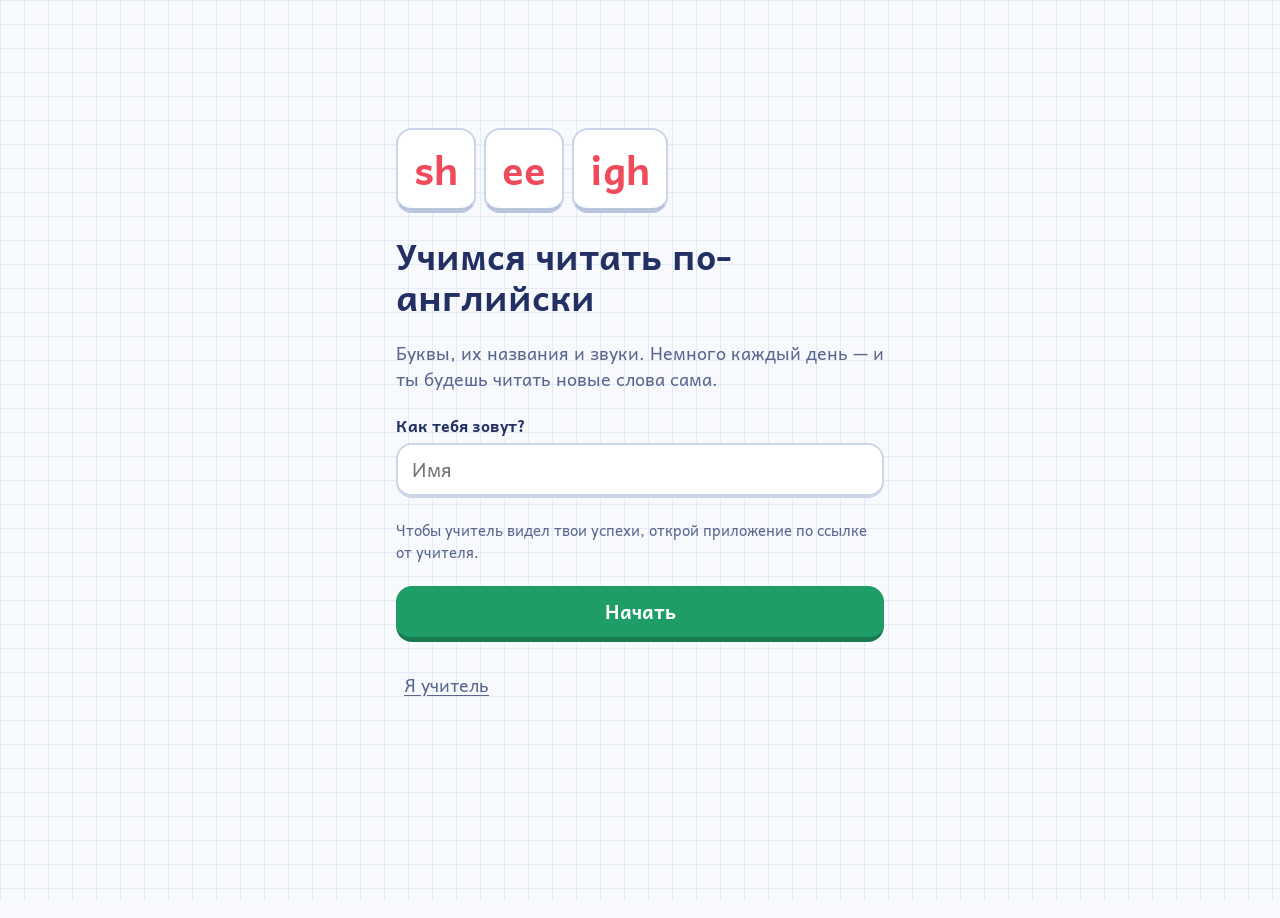
<file: index.html>
<!doctype html>
<html lang="ru">
<head>
  <meta charset="utf-8">
  <meta name="viewport" content="width=device-width, initial-scale=1, viewport-fit=cover">
  <title>Read It!</title>
  <meta name="description" content="Учим английские буквы, их названия и звуки">
  <meta name="theme-color" content="#f7f9fc" media="(prefers-color-scheme: light)">
  <meta name="theme-color" content="#151a2e" media="(prefers-color-scheme: dark)">
  <meta name="apple-mobile-web-app-capable" content="yes">
  <meta name="mobile-web-app-capable" content="yes">
  <meta name="apple-mobile-web-app-status-bar-style" content="default">
  <meta name="apple-mobile-web-app-title" content="Read It!">
  <link rel="manifest" href="manifest.webmanifest">
  <link rel="icon" href="icons/icon.svg" type="image/svg+xml">
  <link rel="apple-touch-icon" href="icons/icon-180.png">
  <link rel="preconnect" href="https://fonts.googleapis.com">
  <link rel="preconnect" href="https://fonts.gstatic.com" crossorigin>
  <link href="https://fonts.googleapis.com/css2?family=Andika:wght@400;700&display=swap" rel="stylesheet">
  <link rel="stylesheet" href="styles.css">
  <script src="config.js"></script>
</head>
<body>
  <main id="root" class="app" aria-live="polite"></main>
  <nav class="tabs hidden" id="tabs">
    <a href="#/" data-tab="home"><svg class="ic" viewBox="0 0 24 24" aria-hidden="true" fill="none" stroke="currentColor" stroke-width="2" stroke-linecap="round" stroke-linejoin="round"><path d="M9 4.5L3.5 6.5v13L9 17.5l6 2 5.5-2v-13L15 6.5z"/><path d="M9 4.5v13M15 6.5v13"/></svg>Уроки</a>
    <a href="#/dict" data-tab="dict"><svg class="ic" viewBox="0 0 24 24" aria-hidden="true" fill="none" stroke="currentColor" stroke-width="2" stroke-linecap="round" stroke-linejoin="round"><path d="M12 6.5C10 5 7 4.5 3.5 5v13c3.5-.5 6.5 0 8.5 1.5 2-1.5 5-2 8.5-1.5V5C17 4.5 14 5 12 6.5z"/><path d="M12 6.5v13"/></svg>Словарик</a>
    <a href="#/me" data-tab="me"><svg class="ic" viewBox="0 0 24 24" aria-hidden="true" fill="currentColor"><path d="M12 2.8l2.8 5.8 6.3.8-4.6 4.4 1.2 6.3L12 17l-5.7 3.1 1.2-6.3L2.9 9.4l6.3-.8z"/></svg>Мои успехи</a>
  </nav>
  <div class="toast" id="toast" role="status"></div>
  <script type="module" src="js/app.js"></script>
</body>
</html>
</file>
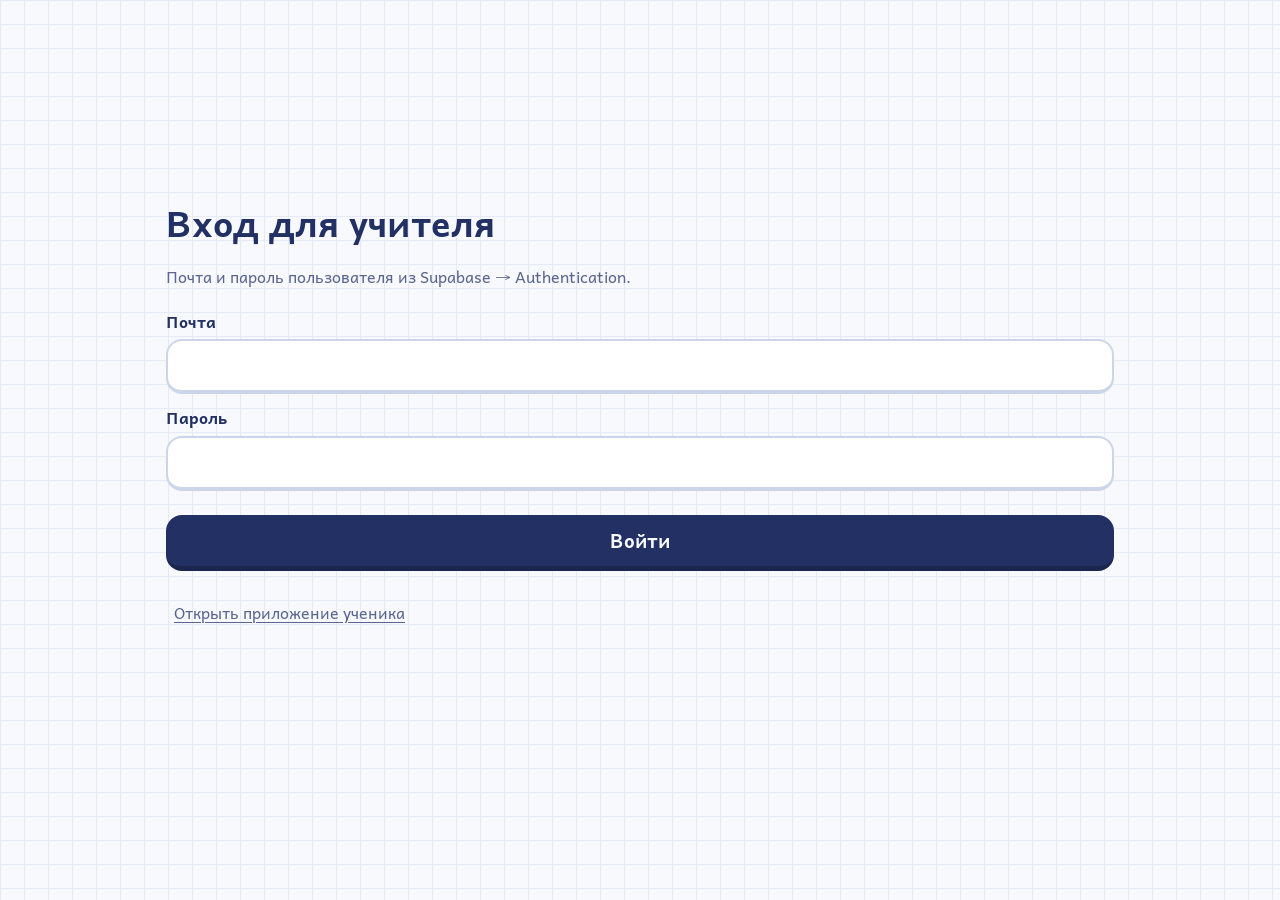
<file: admin.html>
<!doctype html>
<html lang="ru">
<head>
  <meta charset="utf-8">
  <meta name="viewport" content="width=device-width, initial-scale=1, viewport-fit=cover">
  <title>Read It! Учитель</title>
  <meta name="robots" content="noindex">
  <meta name="apple-mobile-web-app-capable" content="yes">
  <meta name="apple-mobile-web-app-title" content="Учитель">
  <link rel="icon" href="icons/icon.svg" type="image/svg+xml">
  <link rel="apple-touch-icon" href="icons/icon-180.png">
  <link rel="preconnect" href="https://fonts.googleapis.com">
  <link rel="preconnect" href="https://fonts.gstatic.com" crossorigin>
  <link href="https://fonts.googleapis.com/css2?family=Andika:wght@400;700&display=swap" rel="stylesheet">
  <link rel="stylesheet" href="styles.css">
  <style>
    body { font-size: 16px; }
    .admin { max-width: 980px; padding-bottom: 48px; }
    .admin .top h1 { font-size: 26px; }
    .grid { display: grid; gap: 14px; grid-template-columns: repeat(auto-fill, minmax(280px, 1fr)); }
    .card { background: var(--tile); border: 2px solid var(--line); border-bottom: 5px solid var(--tile-edge); border-radius: var(--r-sheet); padding: 16px; display: grid; gap: 8px; text-align: left; width: 100%; }
    button.card:active { transform: translateY(3px); border-bottom-width: 2px; margin-bottom: 3px; }
    .card h3 { font-size: 20px; }
    .kv { display: flex; flex-wrap: wrap; gap: 6px 14px; font-size: 15px; color: var(--ink-soft); }
    .kv b { color: var(--ink); }
    .pill { display: inline-block; padding: 2px 10px; border-radius: 99px; font-size: 13px; font-weight: 700; border: 2px solid var(--line); }
    .pill.ok { color: var(--leaf); border-color: var(--leaf); background: var(--leaf-soft); }
    .pill.wait { color: #b26a00; border-color: var(--sun); background: var(--sun-soft); }
    .pill.late { color: var(--coral); border-color: var(--coral); background: var(--coral-soft); }
    .pill.idle { color: var(--ink-soft); }
    table { width: 100%; border-collapse: collapse; font-size: 15px; }
    th, td { text-align: left; padding: 8px 6px; border-bottom: 1px solid var(--line); vertical-align: top; }
    th { font-size: 13px; color: var(--ink-soft); font-weight: 700; }
    .scroll { overflow-x: auto; }
    .acc { display: grid; grid-template-columns: 64px 1fr 56px; gap: 10px; align-items: center; font-size: 15px; }
    .acc .bar { height: 10px; border-radius: 99px; background: var(--mist); overflow: hidden; margin: 0; }
    .acc .bar i { display: block; height: 100%; border-radius: 99px; }
    .acc b { color: var(--coral); font-size: 18px; }
    .two { display: grid; gap: 14px; grid-template-columns: 1fr; }
    @media (min-width: 820px) { .two { grid-template-columns: 1fr 1fr; } }
    .form { display: grid; gap: 10px; grid-template-columns: 1fr 1fr; }
    .form .field.wide { grid-column: 1 / -1; }
    .form .field input, .form .field select { font-size: 16px; min-height: 46px; }
    .linkbox { display: flex; gap: 8px; align-items: center; }
    .linkbox input { flex: 1; min-width: 0; font-size: 14px; padding: 10px; border: 2px solid var(--line); border-radius: 12px; background: var(--paper); }
    .linkbox .btn { width: auto; min-height: 44px; font-size: 15px; padding: 8px 14px; }
    .small-btn { width: auto; min-height: 40px; font-size: 15px; padding: 6px 14px; border-bottom-width: 3px; }
    .back { margin-bottom: 8px; }
    .feed-mist { color: var(--ink-soft); font-size: 13px; }
    .demo { background: var(--sun-soft); border: 2px dashed var(--sun); border-radius: 16px; padding: 12px 14px; font-size: 15px; margin-bottom: 14px; }
  </style>
  <script src="config.js"></script>
</head>
<body>
  <main id="root" class="app admin"></main>
  <div class="toast" id="toast" role="status"></div>
  <script type="module" src="js/admin.js"></script>
</body>
</html>
</file>
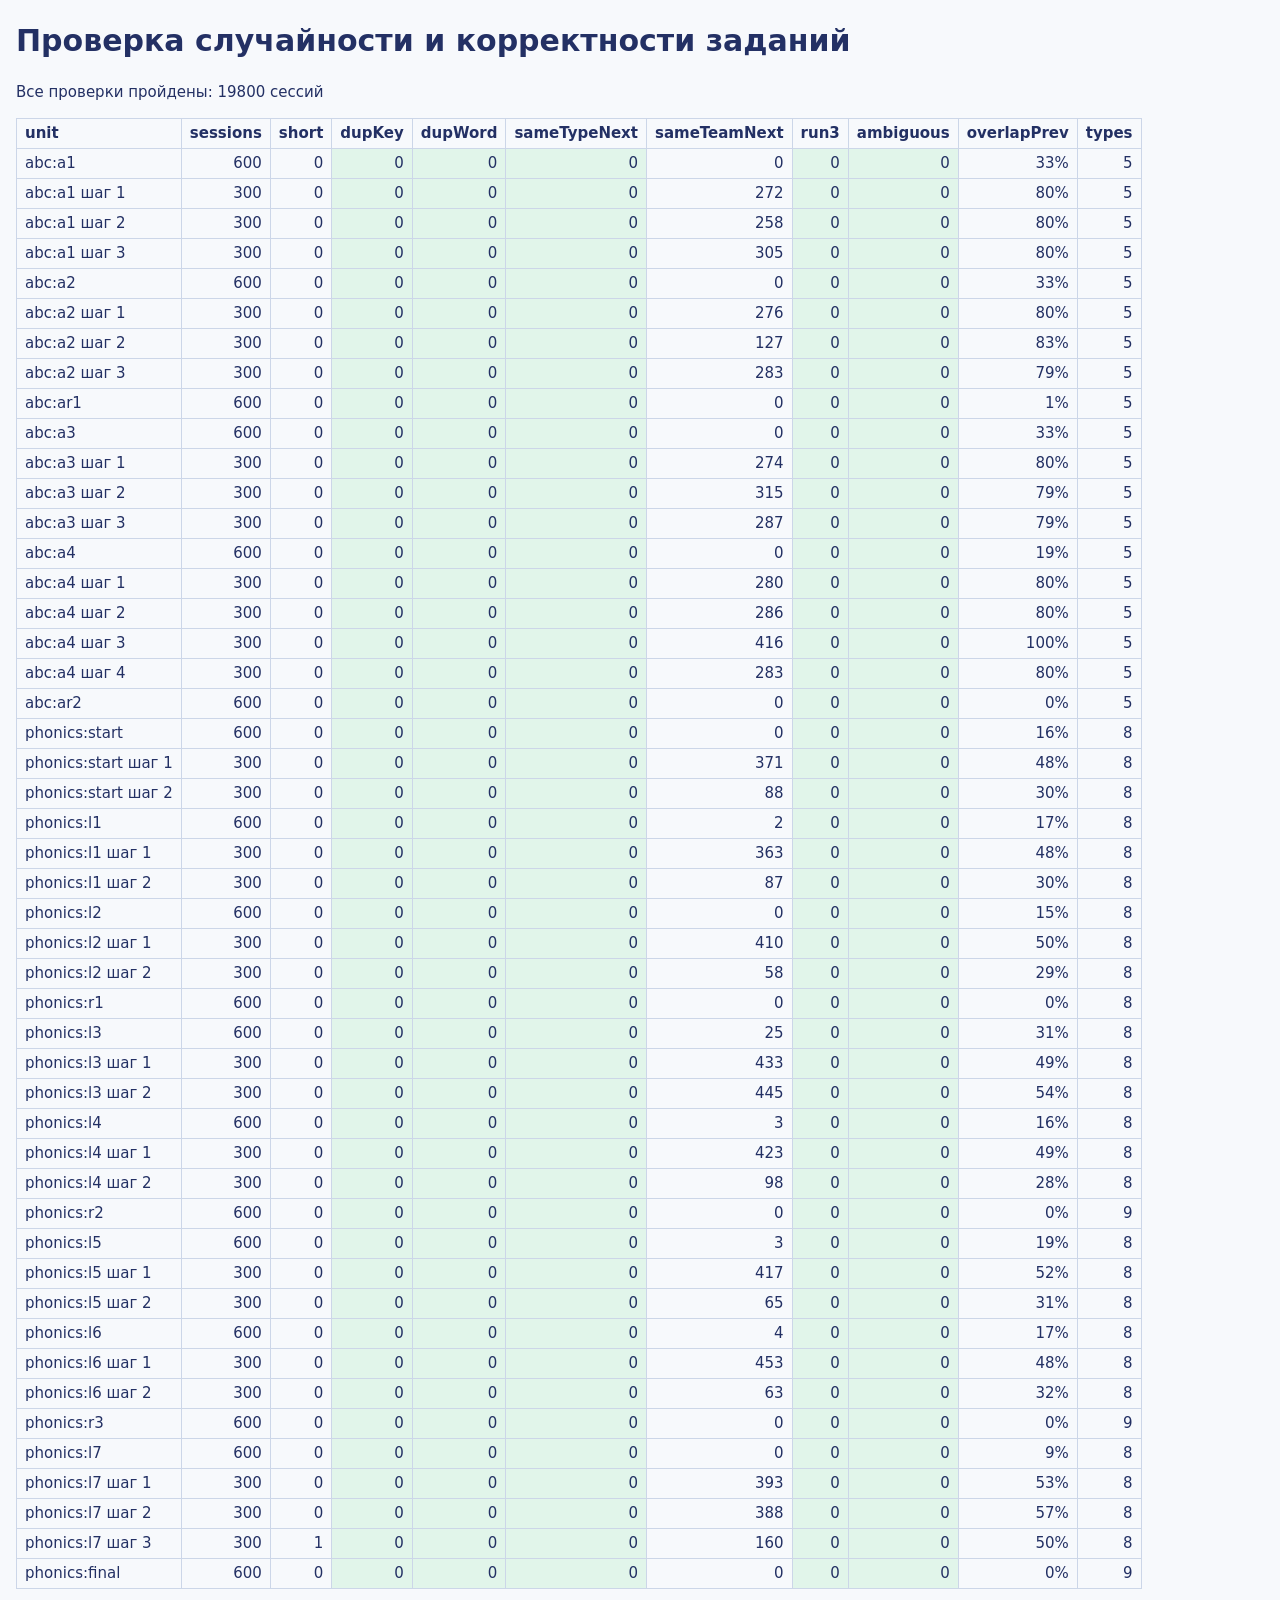
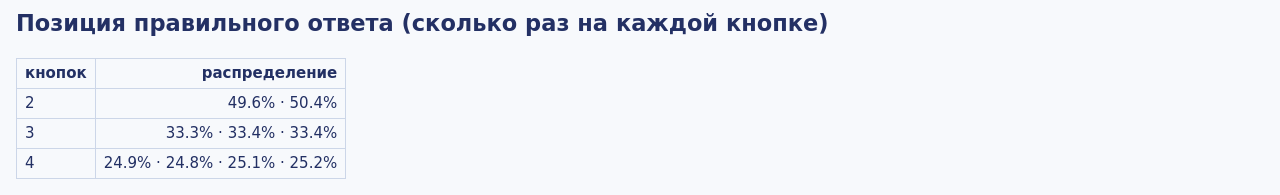
<file: tests/random-check.html>
<!doctype html>
<html lang="ru">
<head>
  <meta charset="utf-8">
  <meta name="viewport" content="width=device-width, initial-scale=1">
  <title>Проверка заданий</title>
  <style>
    body { font: 15px/1.4 system-ui, sans-serif; margin: 16px; color: #233064; background: #f7f9fc; }
    table { border-collapse: collapse; margin: 12px 0; }
    td, th { border: 1px solid #ccd6e8; padding: 4px 8px; text-align: right; }
    th:first-child, td:first-child { text-align: left; }
    .bad { background: #fde7e9; } .ok { background: #e1f5ea; }
  </style>
</head>
<body>
  <h1>Проверка случайности и корректности заданий</h1>
  <p id="sum">Считаю…</p>
  <div id="out"></div>
  <script type="module">
    const bust = '?t=' + Date.now(); // always test the current files, not a cached copy
    const { loadCourse, poolFor, packTeams } = await import('../js/data.js' + bust);
    const { buildSession } = await import('../js/engine.js' + bust);

    const RUNS = 300;
    const course = await loadCourse('../topics/');
    const rows = [];
    const problems = [];
    const pos = {};
    const has = (t, w) => t.re.test(w.toLowerCase());

    // Whole units, plus every 5-minute step (2–3 rules, 8 exercises) as the app runs them.
    const targets = course.units.flatMap((unit) => [
      { unit, id: unit.id, focus: unit.teams, step: null },
      ...(unit.steps || []).map((ids, i) => ({ unit, id: `${unit.id} шаг ${i + 1}`, focus: ids, step: i })),
    ]);
    for (const { unit, id, focus: ids, step } of targets) {
      const focus = ids.map((x) => course.teams.get(x));
      let pool = [poolFor(course, unit, step), poolFor(course, unit)].find((p) => p.length >= 5) || packTeams(course, unit.pack);
      const r = { unit: id, sessions: 0, short: 0, dupKey: 0, dupWord: 0, sameTypeNext: 0, sameTeamNext: 0, run3: 0, ambiguous: 0, overlapPrev: 0, types: new Set() };
      let recent = [];
      for (const mode of ['practice', 'test']) {
        if (step != null && mode === 'test') continue;
        const count = step != null ? 8 : mode === 'test' ? (unit.final ? 24 : unit.review ? 18 : 14) : 10;
        for (let i = 0; i < RUNS; i++) {
          const qs = buildSession({ focus, pool, count, recent, canSay: false });
          r.sessions++;
          if (qs.length < count) r.short++;
          const keys = qs.map((q) => q.key);
          if (new Set(keys).size !== keys.length) r.dupKey++;
          const words = qs.map((q) => q.word?.toLowerCase()).filter(Boolean);
          if (new Set(words).size !== words.length) r.dupWord++;
          const prevKeys = new Set(recent.slice(0, count));
          r.overlapPrev += keys.filter((k) => prevKeys.has(k)).length / keys.length;
          recent = [...keys, ...recent].slice(0, 40);
          const ans = {}; // per layout (number of buttons)
          qs.forEach((q, j) => {
            r.types.add(q.type);
            const p = qs[j - 1];
            if (p && p.type === q.type) r.sameTypeNext++;
            if (p && focus.length > 1 && p.team === q.team) r.sameTeamNext++;
            if (q.options) {
              const k = q.options.length;
              const at = q.options.findIndex((o) => o.id === q.answer);
              (pos[k] ||= Array(k).fill(0))[at]++;
              const h = (ans[k] ||= []);
              h.push(at);
              if (h.length >= 3 && h.slice(-3).every((x) => x === at)) r.run3++;
              // Exactly one right answer: for rule options, distractor rules must not occur in the word.
              const target = course.teams.get(q.team);
              if (['findSound', 'listen', 'missing'].includes(q.type)) {
                const bad = q.options.filter((o) => o.id !== q.answer).some((o) => has(course.teams.get(o.id), q.word));
                if (bad || !has(target, q.word)) { r.ambiguous++; problems.push(`${q.type} ${q.word}: ${q.options.map((o) => o.text).join(', ')}`); }
              }
              if (q.type === 'teamWord') {
                const wrong = q.options.filter((o) => o.id !== q.answer).some((o) => has(target, o.text));
                if (wrong) { r.ambiguous++; problems.push(`teamWord ${target.label}: ${q.options.map((o) => o.text).join(', ')}`); }
              }
              if (q.type === 'spell' || q.type === 'hearPick') {
                const same = q.options.filter((o) => o.text.toLowerCase() === q.word.toLowerCase()).length;
                if (same !== 1) { r.ambiguous++; problems.push(`${q.type} ${q.word}: ${q.options.map((o) => o.text).join(', ')}`); }
              }
              if (q.type === 'firstSound') {
                const bad = q.options.filter((o) => o.id !== q.answer).some((o) => has(course.teams.get(o.id), q.word));
                if (bad) { r.ambiguous++; problems.push(`firstSound ${q.word}: ${q.options.map((o) => o.text).join(', ')}`); }
              }
            }
          });
        }
      }
      r.overlapPrev = Math.round((r.overlapPrev / r.sessions) * 100) + '%';
      r.types = r.types.size;
      rows.push(r);
    }

    const cols = ['unit', 'sessions', 'short', 'dupKey', 'dupWord', 'sameTypeNext', 'sameTeamNext', 'run3', 'ambiguous', 'overlapPrev', 'types'];
    const must0 = ['dupKey', 'dupWord', 'sameTypeNext', 'run3', 'ambiguous'];
    let fails = 0;
    const html = `<table><tr>${cols.map((c) => `<th>${c}</th>`).join('')}</tr>${rows.map((r) => `<tr>${cols.map((c) => {
      const bad = must0.includes(c) && r[c] > 0; if (bad) fails++;
      return `<td class="${must0.includes(c) ? (bad ? 'bad' : 'ok') : ''}">${r[c]}</td>`;
    }).join('')}</tr>`).join('')}</table>
    <h2>Позиция правильного ответа (сколько раз на каждой кнопке)</h2>
    <table><tr><th>кнопок</th><th>распределение</th></tr>${Object.entries(pos).map(([k, v]) => `<tr><td>${k}</td><td>${v.map((x) => (100 * x / v.reduce((a, b) => a + b, 0)).toFixed(1) + '%').join(' · ')}</td></tr>`).join('')}</table>
    ${problems.length ? `<h2>Проблемы</h2><pre>${[...new Set(problems)].slice(0, 40).join('\n')}</pre>` : ''}`;
    document.getElementById('out').innerHTML = html;
    document.getElementById('sum').textContent = fails ? `Есть нарушения: ${fails}` : `Все проверки пройдены: ${rows.reduce((s, r) => s + r.sessions, 0)} сессий`;
    window.RESULT = { fails, rows, pos, problems: [...new Set(problems)] };
  </script>
</body>
</html>
</file>
<file: styles.css>
/* Read It! — exercise-book paper, school ink, and letter tiles you can press. */

:root {
  --paper: #f7f9fc;
  --grid: #e4ebf6;
  --ink: #233064;
  --ink-soft: #5b668f;
  --line: #ccd6e8;
  --tile: #ffffff;
  --tile-edge: #b9c5dc;
  --mist: #edf1f9;
  --coral: #ef4b5a;
  --coral-soft: #fde7e9;
  --leaf: #1f9d66;
  --leaf-soft: #e1f5ea;
  --sun: #ffad1f;
  --sun-soft: #fff3da;
  --shadow: 0 1px 0 rgba(35, 48, 100, 0.06);
  --r-tile: 16px;
  --r-sheet: 24px;
  --font: 'Andika', 'Trebuchet MS', system-ui, sans-serif;
  color-scheme: light;
}

@media (prefers-color-scheme: dark) {
  :root:not([data-theme='light']) {
    --paper: #151a2e; --grid: #1d2440; --ink: #e8ecfa; --ink-soft: #a3acd0; --line: #313b62;
    --tile: #212945; --tile-edge: #0d1124; --mist: #1b2240; --coral: #ff6b78; --coral-soft: #3a2033;
    --leaf: #3cc489; --leaf-soft: #17352b; --sun: #ffbd4a; --sun-soft: #3a311c; color-scheme: dark;
  }
}
:root[data-theme='dark'] {
  --paper: #151a2e; --grid: #1d2440; --ink: #e8ecfa; --ink-soft: #a3acd0; --line: #313b62;
  --tile: #212945; --tile-edge: #0d1124; --mist: #1b2240; --coral: #ff6b78; --coral-soft: #3a2033;
  --leaf: #3cc489; --leaf-soft: #17352b; --sun: #ffbd4a; --sun-soft: #3a311c; color-scheme: dark;
}

* { box-sizing: border-box; }
html { -webkit-text-size-adjust: 100%; }
body {
  margin: 0;
  font-family: var(--font);
  font-size: 18px;
  line-height: 1.45;
  color: var(--ink);
  background-color: var(--paper);
  background-image:
    linear-gradient(var(--grid) 1px, transparent 1px),
    linear-gradient(90deg, var(--grid) 1px, transparent 1px);
  background-size: 24px 24px;
  background-attachment: fixed;
  min-height: 100dvh;
  -webkit-tap-highlight-color: transparent;
  overscroll-behavior-y: none;
}
button, input, select, textarea { font: inherit; color: inherit; }
button { cursor: pointer; }
:focus-visible { outline: 3px solid var(--sun); outline-offset: 3px; border-radius: 10px; }
h1, h2, h3 { line-height: 1.15; margin: 0; font-weight: 700; }
p { margin: 0; }
.muted { color: var(--ink-soft); }
.hidden { display: none !important; }
.sr { position: absolute; width: 1px; height: 1px; overflow: hidden; clip: rect(0 0 0 0); }

.app {
  max-width: 520px;
  margin: 0 auto;
  padding: calc(env(safe-area-inset-top) + 12px) 16px calc(env(safe-area-inset-bottom) + 96px);
}

/* ---------- the tile: the one bold thing ---------- */

.tile {
  --edge: var(--tile-edge);
  display: inline-flex; align-items: center; justify-content: center; gap: 8px;
  background: var(--tile);
  border: 2px solid var(--line);
  border-bottom-width: 5px;
  border-bottom-color: var(--edge);
  border-radius: var(--r-tile);
  padding: 12px 18px;
  font-weight: 700;
  transition: transform 0.08s ease, border-bottom-width 0.08s ease;
  user-select: none;
  -webkit-user-select: none;
}
button.tile:active:not(:disabled), .tile.is-pressed { transform: translateY(3px); border-bottom-width: 2px; margin-bottom: 3px; }
.tile:disabled { cursor: default; }
.tile.team { color: var(--coral); }
.tile.is-right { background: var(--leaf-soft); border-color: var(--leaf); --edge: var(--leaf); color: var(--leaf); }
.tile.is-wrong { background: var(--coral-soft); border-color: var(--coral); --edge: var(--coral); color: var(--coral); animation: nope 0.32s; }
.tile.is-faded { opacity: 0.45; }
@keyframes nope { 25% { transform: translateX(-6px); } 75% { transform: translateX(6px); } }

.btn {
  display: flex; width: 100%; align-items: center; justify-content: center; gap: 10px;
  min-height: 56px; padding: 12px 20px;
  border: 0; border-radius: var(--r-tile);
  border-bottom: 5px solid rgba(0, 0, 0, 0.22);
  background: var(--ink); color: var(--paper);
  font-size: 19px; font-weight: 700;
}
.btn:active:not(:disabled) { transform: translateY(3px); border-bottom-width: 2px; margin-bottom: 3px; }
.btn.go { background: var(--leaf); color: #fff; }
.btn.warm { background: var(--coral); color: #fff; }
.btn.quiet { background: var(--tile); color: var(--ink); border: 2px solid var(--line); border-bottom: 5px solid var(--tile-edge); }
.btn:disabled { opacity: 0.4; }
.link { background: none; border: 0; padding: 8px; color: var(--ink-soft); text-decoration: underline; text-underline-offset: 3px; }

/* ---------- top bar ---------- */

.top { display: flex; align-items: center; gap: 10px; margin-bottom: 20px; }
.hello { flex: 1; min-width: 0; }
.hello h1 { font-size: 26px; }
.hello p { font-size: 15px; }
.chip {
  display: inline-flex; align-items: center; gap: 6px;
  padding: 6px 12px; border-radius: 999px;
  background: var(--tile); border: 2px solid var(--line);
  font-weight: 700; font-size: 17px; white-space: nowrap;
}
.chip.flame { color: #c26a00; background: var(--sun-soft); border-color: var(--sun); }
.chip.flame.cold { color: var(--ink-soft); background: var(--tile); border-color: var(--line); filter: grayscale(1); }
.chip.xp { color: var(--ink); }

/* ---------- home ---------- */

.today {
  display: grid; grid-template-columns: auto 1fr; gap: 14px; align-items: center;
  background: var(--tile); border: 2px solid var(--line); border-radius: var(--r-sheet);
  padding: 16px; margin-bottom: 14px;
}
.ring { width: 64px; height: 64px; }
.ring circle { fill: none; stroke-width: 7; }
.ring .bg { stroke: var(--mist); }
.ring .fg { stroke: var(--sun); stroke-linecap: round; transition: stroke-dashoffset 0.8s ease; }
.today h2 { font-size: 19px; }
.today p { font-size: 15px; }
.today .btn { grid-column: 1 / -1; }

.task {
  border: 2px dashed var(--coral); background: var(--coral-soft);
  border-radius: var(--r-sheet); padding: 16px; margin-bottom: 14px;
  display: grid; gap: 10px;
}
.task h2 { font-size: 18px; color: var(--coral); }
.task .note { font-size: 15px; }

.pack-title { display: flex; align-items: baseline; justify-content: space-between; gap: 12px; margin: 30px 4px 12px; }
.pack-title h2 { font-size: 22px; }
.pack-title span { font-size: 14px; }

/* The route: units hang on a dotted ink line, like a path drawn in the margin. */
.route { position: relative; display: grid; gap: 14px; padding-left: 30px; }
.route::before {
  content: ''; position: absolute; left: 11px; top: 18px; bottom: 18px;
  border-left: 3px dotted var(--line);
}
.stop { position: relative; }
.stop::before {
  content: ''; position: absolute; left: -26px; top: 22px;
  width: 14px; height: 14px; border-radius: 50%;
  background: var(--paper); border: 3px solid var(--line);
}
.stop.passed::before { background: var(--leaf); border-color: var(--leaf); }
.stop.current::before { background: var(--sun); border-color: var(--sun); box-shadow: 0 0 0 5px var(--sun-soft); }

.unit {
  width: 100%; text-align: left; display: grid; gap: 10px;
  background: var(--tile); border: 2px solid var(--line); border-bottom: 5px solid var(--tile-edge);
  border-radius: var(--r-sheet); padding: 14px 16px;
}
.unit:active:not(:disabled) { transform: translateY(3px); border-bottom-width: 2px; margin-bottom: 3px; }
.unit:disabled { opacity: 0.55; cursor: default; }
.unit .head { display: flex; justify-content: space-between; align-items: center; gap: 10px; }
.unit h3 { font-size: 18px; }
.unit .stars { font-size: 15px; letter-spacing: 1px; color: var(--sun); white-space: nowrap; }
.unit .stars .off { color: var(--line); }
.letters { display: flex; flex-wrap: wrap; gap: 6px; }
.mini {
  min-width: 40px; padding: 3px 9px; text-align: center;
  border: 2px solid var(--line); border-bottom-width: 4px; border-radius: 10px;
  background: var(--paper); font-weight: 700; font-size: 19px; color: var(--coral);
}
.unit.review .mini { color: var(--ink); }
.unit .lock { font-size: 14px; color: var(--ink-soft); }

/* ---------- tab bar ---------- */

.tabs {
  position: fixed; left: 0; right: 0; bottom: 0; z-index: 5;
  display: flex; justify-content: center; gap: 8px;
  padding: 8px 16px calc(env(safe-area-inset-bottom) + 8px);
  background: color-mix(in srgb, var(--paper) 92%, transparent);
  backdrop-filter: blur(10px); -webkit-backdrop-filter: blur(10px);
  border-top: 2px solid var(--line);
}
.tabs a {
  flex: 1; max-width: 160px; text-align: center; padding: 8px; border-radius: 14px;
  color: var(--ink-soft); text-decoration: none; font-weight: 700; font-size: 15px;
}
.tabs a span { display: block; font-size: 22px; line-height: 1.1; }
.tabs a[aria-current='page'] { color: var(--ink); background: var(--mist); }

/* ---------- sheets & screens ---------- */

.screen { position: fixed; inset: 0; z-index: 10; background: var(--paper); overflow-y: auto; }
.screen .app { padding-bottom: calc(env(safe-area-inset-bottom) + 24px); min-height: 100dvh; display: flex; flex-direction: column; }
.bar { display: flex; align-items: center; gap: 12px; margin-bottom: 18px; }
.x {
  width: 44px; height: 44px; flex: none; border-radius: 12px;
  background: none; border: 2px solid transparent; font-size: 26px; color: var(--ink-soft);
}
.progress { flex: 1; height: 14px; border-radius: 99px; background: var(--mist); overflow: hidden; }
.progress i { display: block; height: 100%; width: 0; background: var(--leaf); border-radius: 99px; transition: width 0.35s ease; }

.unit-sheet h1 { font-size: 30px; margin: 4px 0 6px; }
.unit-sheet .letters { margin: 14px 0 22px; }
.unit-sheet .mini { font-size: 26px; min-width: 56px; padding: 6px 12px; }
.actions { display: grid; gap: 12px; }
.action-note { font-size: 14px; margin-top: -4px; padding: 0 4px; }

/* ---------- learn ---------- */

.learn-card { display: grid; gap: 18px; flex: 1; align-content: start; }
.hero-tile {
  justify-self: center; font-size: 96px; line-height: 1; padding: 22px 34px 18px;
  color: var(--coral); border-radius: 28px; border-bottom-width: 8px;
}
.hero-tile.alpha { color: var(--ink); }
.sound-line { text-align: center; display: grid; gap: 4px; }
.sound-line .ipa { font-size: 30px; font-weight: 700; }
.sound-line .hint { font-size: 17px; }
.adult { font-size: 14px; color: var(--ink-soft); background: var(--mist); border-radius: 12px; padding: 10px 12px; }
.blend { display: flex; align-items: center; justify-content: center; gap: 8px; flex-wrap: wrap; }
.blend .tile { font-size: 28px; min-width: 56px; padding: 8px 12px; }
.blend .arrow { font-size: 22px; color: var(--ink-soft); }
.words { display: grid; grid-template-columns: repeat(3, 1fr); gap: 10px; }
.word-tile { flex-direction: column; gap: 2px; padding: 10px 6px; font-size: 18px; }
.word-tile .em { font-size: 34px; line-height: 1.1; }
.word-tile b { color: var(--coral); }
.section-label { font-size: 15px; font-weight: 700; color: var(--ink-soft); margin-bottom: -8px; }
.read-row { display: flex; flex-wrap: wrap; gap: 8px; }
.read-row .tile { font-size: 20px; padding: 8px 14px; }
.dots { display: flex; justify-content: center; gap: 6px; }
.dots i { width: 8px; height: 8px; border-radius: 50%; background: var(--line); }
.dots i.on { background: var(--ink); width: 22px; border-radius: 99px; }
.learn-nav { display: grid; grid-template-columns: 1fr 2fr; gap: 10px; margin-top: auto; padding-top: 18px; }

/* ---------- exercise ---------- */

.q { display: grid; gap: 22px; flex: 1; align-content: start; }
.q .prompt { font-size: 22px; font-weight: 700; }
.q .sub { font-size: 15px; margin-top: -14px; }
.stage { display: grid; place-items: center; min-height: 150px; }
.stage .emoji { font-size: 104px; line-height: 1; }
.stage .big { font-size: 92px; line-height: 1; padding: 18px 32px 14px; color: var(--coral); }
.stage .big.alpha { color: var(--ink); }
.stage .big small { display: block; font-size: 18px; color: var(--ink-soft); text-align: center; margin-top: 6px; }
.stage .wordline { font-size: 42px; font-weight: 700; letter-spacing: 1px; display: flex; align-items: center; gap: 2px; }
.blank { display: inline-block; min-width: 1.2em; border-bottom: 4px solid var(--coral); margin: 0 4px; height: 1.1em; }
.play {
  width: 112px; height: 112px; border-radius: 32px; font-size: 48px;
  background: var(--sun-soft); border: 2px solid var(--sun); border-bottom: 6px solid #e0920b; color: #c26a00;
}
.play.small { width: 52px; height: 52px; border-radius: 16px; font-size: 22px; border-bottom-width: 4px; }
.stage-row { display: flex; align-items: center; gap: 16px; }

.options { display: grid; grid-template-columns: repeat(2, 1fr); gap: 12px; }
.options.three { grid-template-columns: repeat(3, 1fr); }
.options.list { grid-template-columns: 1fr; }
.options .tile { min-height: 74px; font-size: 26px; }
.options.list .tile { justify-content: flex-start; font-size: 24px; min-height: 64px; padding-left: 22px; }
.options .tile.pic { font-size: 54px; min-height: 104px; }
.options .tile .spk { margin-left: auto; font-size: 18px; color: var(--ink-soft); }

.slots { display: flex; justify-content: center; flex-wrap: wrap; gap: 8px; min-height: 66px; padding: 8px; border-bottom: 3px solid var(--line); }
.slots .tile, .bank .tile { font-size: 28px; min-width: 56px; padding: 8px 12px; }
.bank { display: flex; justify-content: center; flex-wrap: wrap; gap: 10px; }
.bank .tile.used { visibility: hidden; }

.mic { width: 120px; height: 120px; border-radius: 50%; font-size: 52px; background: var(--coral-soft); border: 2px solid var(--coral); border-bottom: 6px solid var(--coral); }
.mic.on { animation: pulse 1s infinite; }
@keyframes pulse { 50% { box-shadow: 0 0 0 14px var(--coral-soft); } }

.word-mark { font-size: 52px; font-weight: 700; }
.word-mark b { color: var(--coral); }

.foot { margin-top: auto; padding-top: 18px; }
.verdict {
  position: fixed; left: 0; right: 0; bottom: 0; z-index: 20;
  padding: 18px 16px calc(env(safe-area-inset-bottom) + 16px);
  border-top: 3px solid; transform: translateY(105%); transition: transform 0.22s ease;
}
.verdict.show { transform: none; }
.verdict .in { max-width: 520px; margin: 0 auto; display: grid; gap: 12px; }
.verdict h3 { font-size: 22px; display: flex; align-items: center; gap: 10px; }
.verdict p { font-size: 17px; }
.verdict.ok { background: var(--leaf-soft); border-color: var(--leaf); color: var(--leaf); }
.verdict.bad { background: var(--coral-soft); border-color: var(--coral); color: var(--coral); }
.verdict .explain { color: var(--ink); display: flex; align-items: center; gap: 10px; }

/* ---------- results: the single orchestrated moment ---------- */

.result { text-align: center; display: grid; gap: 18px; align-content: center; flex: 1; }
.result .big-stars { font-size: 58px; letter-spacing: 6px; }
.result .big-stars span { display: inline-block; opacity: 0; transform: scale(0.3) rotate(-20deg); animation: pop 0.45s cubic-bezier(.2, 1.6, .4, 1) forwards; }
.result .big-stars span:nth-child(2) { animation-delay: 0.18s; }
.result .big-stars span:nth-child(3) { animation-delay: 0.36s; }
.result .big-stars .off { filter: grayscale(1); opacity: 0.25; }
@keyframes pop { to { opacity: 1; transform: none; } }
.result h1 { font-size: 32px; }
.stats { display: grid; grid-template-columns: repeat(3, 1fr); gap: 10px; }
.stat { background: var(--tile); border: 2px solid var(--line); border-radius: var(--r-tile); padding: 12px 6px; }
.stat b { display: block; font-size: 26px; }
.stat span { font-size: 13px; color: var(--ink-soft); }
.flame-up { font-size: 20px; font-weight: 700; color: #c26a00; background: var(--sun-soft); border: 2px solid var(--sun); border-radius: var(--r-tile); padding: 12px; }
.badge-new { background: var(--tile); border: 2px solid var(--leaf); border-radius: var(--r-tile); padding: 12px; font-weight: 700; }
.redo { text-align: left; font-size: 15px; }
.redo .mini { font-size: 17px; }

.confetti { position: fixed; inset: 0; pointer-events: none; z-index: 30; overflow: hidden; }
.confetti i {
  position: absolute; top: -40px; font-style: normal; font-weight: 700; font-size: 24px;
  animation: fall linear forwards;
}
@keyframes fall { to { transform: translateY(110vh) rotate(var(--rot)); } }

/* ---------- me ---------- */

.me h1 { font-size: 28px; }
.panel { background: var(--tile); border: 2px solid var(--line); border-radius: var(--r-sheet); padding: 16px; margin-top: 14px; display: grid; gap: 12px; }
.panel h2 { font-size: 19px; }
.cal { display: grid; grid-template-columns: repeat(7, 1fr); gap: 6px; }
.cal i { aspect-ratio: 1; border-radius: 8px; background: var(--mist); display: grid; place-items: center; font-style: normal; font-size: 12px; color: var(--ink-soft); }
.cal i.hit { background: var(--sun); color: #5a3a00; font-weight: 700; }
.cal i.today { outline: 2px solid var(--ink); }
.badges { display: grid; grid-template-columns: repeat(3, 1fr); gap: 10px; }
.badge { text-align: center; font-size: 13px; padding: 10px 4px; border-radius: 14px; border: 2px solid var(--line); }
.badge span { display: block; font-size: 30px; }
.badge.off { opacity: 0.35; filter: grayscale(1); }
.row { display: flex; align-items: center; justify-content: space-between; gap: 12px; }
.switch { width: 52px; height: 32px; border-radius: 99px; border: 2px solid var(--line); background: var(--mist); position: relative; }
.switch::after { content: ''; position: absolute; top: 3px; left: 3px; width: 22px; height: 22px; border-radius: 50%; background: var(--ink-soft); transition: left 0.15s; }
.switch[aria-checked='true'] { background: var(--leaf); border-color: var(--leaf); }
.switch[aria-checked='true']::after { left: 23px; background: #fff; }
.steps { margin: 0; padding-left: 22px; display: grid; gap: 6px; font-size: 16px; }

/* ---------- onboarding ---------- */

.welcome { min-height: 90dvh; display: grid; align-content: center; gap: 22px; }
.welcome .stack { display: flex; gap: 8px; }
.welcome .stack .tile { font-size: 40px; padding: 10px 16px; color: var(--coral); }
.welcome h1 { font-size: 36px; }
.field { display: grid; gap: 6px; }
.field label { font-weight: 700; font-size: 16px; }
.field input, .field select {
  width: 100%; min-height: 54px; padding: 10px 14px; font-size: 20px;
  border: 2px solid var(--line); border-bottom-width: 4px; border-radius: var(--r-tile);
  background: var(--tile);
}
.error { color: var(--coral); font-size: 15px; }

.toast {
  position: fixed; left: 50%; top: calc(env(safe-area-inset-top) + 12px); z-index: 40;
  transform: translate(-50%, -150%); transition: transform 0.25s ease;
  background: var(--ink); color: var(--paper); border-radius: 14px; padding: 12px 18px;
  font-weight: 700; max-width: calc(100vw - 32px); box-shadow: 0 8px 24px rgba(0, 0, 0, 0.2);
}
.toast.show { transform: translate(-50%, 0); }

@media (max-width: 360px) {
  .options .tile { font-size: 22px; }
  .hero-tile { font-size: 76px; }
  .words { grid-template-columns: repeat(2, 1fr); }
}

@media (prefers-reduced-motion: reduce) {
  *, *::before, *::after { animation-duration: 0.01ms !important; transition-duration: 0.01ms !important; }
}

/* ---------- iOS-style icons ---------- */

.ic { width: 1.1em; height: 1.1em; flex: none; vertical-align: -0.18em; }
.btn .ic { width: 22px; height: 22px; }
.x .ic { width: 22px; height: 22px; }
.x { display: grid; place-items: center; }
.chip .ic { width: 18px; height: 18px; }
.chip.flame .ic, .flame-c .ic, .flame-up .ic { color: #ff8a00; }
.chip.flame.cold .ic { color: var(--ink-soft); }
.chip.xp .ic, .star-c .ic { color: var(--sun); }
.unit .stars .ic { width: 15px; height: 15px; }
.unit .stars { color: var(--sun); display: inline-flex; gap: 1px; }
.unit .stars .off { color: var(--line); }
.lock { display: flex; align-items: center; gap: 6px; }
.lock .ic { width: 15px; height: 15px; }
.play { display: grid; place-items: center; }
.play .ic { width: 52px; height: 52px; }
.play.small .ic { width: 24px; height: 24px; }
.mic { display: grid; place-items: center; color: var(--coral); margin: 0 auto; }
.mic .ic { width: 52px; height: 52px; }
.result .big-stars { display: flex; justify-content: center; gap: 8px; color: var(--sun); }
.result .big-stars .ic { width: 64px; height: 64px; }
.result .big-stars .off { color: var(--line); filter: none; opacity: 1; }
.flame-up, .badge-new { display: flex; align-items: center; justify-content: center; gap: 8px; }
.flame-up .ic, .badge-new .ic { width: 24px; height: 24px; }
.badge-new .ic { color: var(--leaf); }
.badge span .ic { width: 30px; height: 30px; }
.badge span { color: var(--sun); }
.stat b .ic { width: 22px; height: 22px; }
.tabs a .ic { display: block; margin: 0 auto 2px; width: 26px; height: 26px; }

/* ---------- 5-minute steps ---------- */

.step-bar { display: flex; align-items: center; gap: 5px; flex-wrap: wrap; }
.step-bar i { width: 26px; height: 7px; border-radius: 99px; background: var(--mist); }
.step-bar i.on { background: var(--leaf); }
.step-bar em { font-style: normal; font-size: 14px; color: var(--ink-soft); margin-left: 6px; }

.steps-list { list-style: none; margin: 16px 0 24px; padding: 0; display: grid; gap: 10px; }
.step {
  width: 100%; display: flex; align-items: center; gap: 14px; text-align: left;
  background: var(--tile); border: 2px solid var(--line); border-bottom: 5px solid var(--tile-edge);
  border-radius: var(--r-tile); padding: 12px 14px;
}
.step:active:not(:disabled) { transform: translateY(3px); border-bottom-width: 2px; margin-bottom: 3px; }
.step:disabled { opacity: 0.5; cursor: default; }
.step .num {
  width: 36px; height: 36px; flex: none; border-radius: 50%; display: grid; place-items: center;
  background: var(--mist); font-weight: 700;
}
.step.done .num { background: var(--leaf); color: #fff; }
.step.done .num .ic { width: 20px; height: 20px; }
.step.now { border-color: var(--leaf); border-bottom-color: var(--leaf); }
.step.now .num { background: var(--leaf-soft); color: var(--leaf); }
.step .what { flex: 1; display: grid; }
.step .what b { font-size: 21px; color: var(--coral); }
.step .what small { font-size: 14px; color: var(--ink-soft); }
.step .go-ic { color: var(--leaf); }
.step .go-ic .ic { width: 26px; height: 26px; }

.unit.alpha .mini, .unit-sheet.alpha .mini, .alpha-steps .what b { color: var(--ink); }

/* keep the hidden toast fully off screen (its shadow used to peek in) */
.toast { visibility: hidden; transition: transform 0.25s ease, visibility 0s 0.25s; }
.toast.show { visibility: visible; transition: transform 0.25s ease; }

/* ---------- translations & dictionary ---------- */

.caption { text-align: center; font-size: 17px; color: var(--ink-soft); margin-top: 6px; }
.stage { gap: 0; }
.options .tile.pic { flex-direction: column; gap: 2px; padding: 10px 6px; }
.options .tile.pic .em { font-size: 50px; line-height: 1.1; }
.options .tile.pic .cap { font-size: 15px; font-weight: 400; color: var(--ink-soft); }
.tile.is-picked { border-color: var(--sun); --edge: #e0920b; background: var(--sun-soft); }
.word-tile .ru { font-size: 13px; font-weight: 400; color: var(--ink-soft); line-height: 1.2; text-align: center; }

.dict h1 { font-size: 28px; }
.dict .field { margin: 14px 0 6px; }
.dict-h { font-size: 16px; color: var(--ink-soft); margin: 22px 4px 8px; }
.dict-list { list-style: none; margin: 0; padding: 0; background: var(--tile); border: 2px solid var(--line); border-radius: var(--r-tile); overflow: hidden; }
.dict-list li + li { border-top: 1px solid var(--line); }
.dict-row { width: 100%; display: grid; grid-template-columns: 34px minmax(0, 1fr) minmax(0, 1.2fr) 24px; align-items: center; gap: 10px; padding: 10px 12px; background: none; border: 0; text-align: left; }
.dict-row .em { font-size: 24px; text-align: center; }
.dict-row .en { font-weight: 700; font-size: 19px; }
.dict-row .en b { color: var(--coral); }
.dict-row .ru { color: var(--ink-soft); font-size: 16px; }
.dict-row .spk { color: var(--ink-soft); }
.dict-row:active { background: var(--mist); }

.panel, .panel > * { min-width: 0; }
.admin .cal { max-width: 460px; }
</file>
